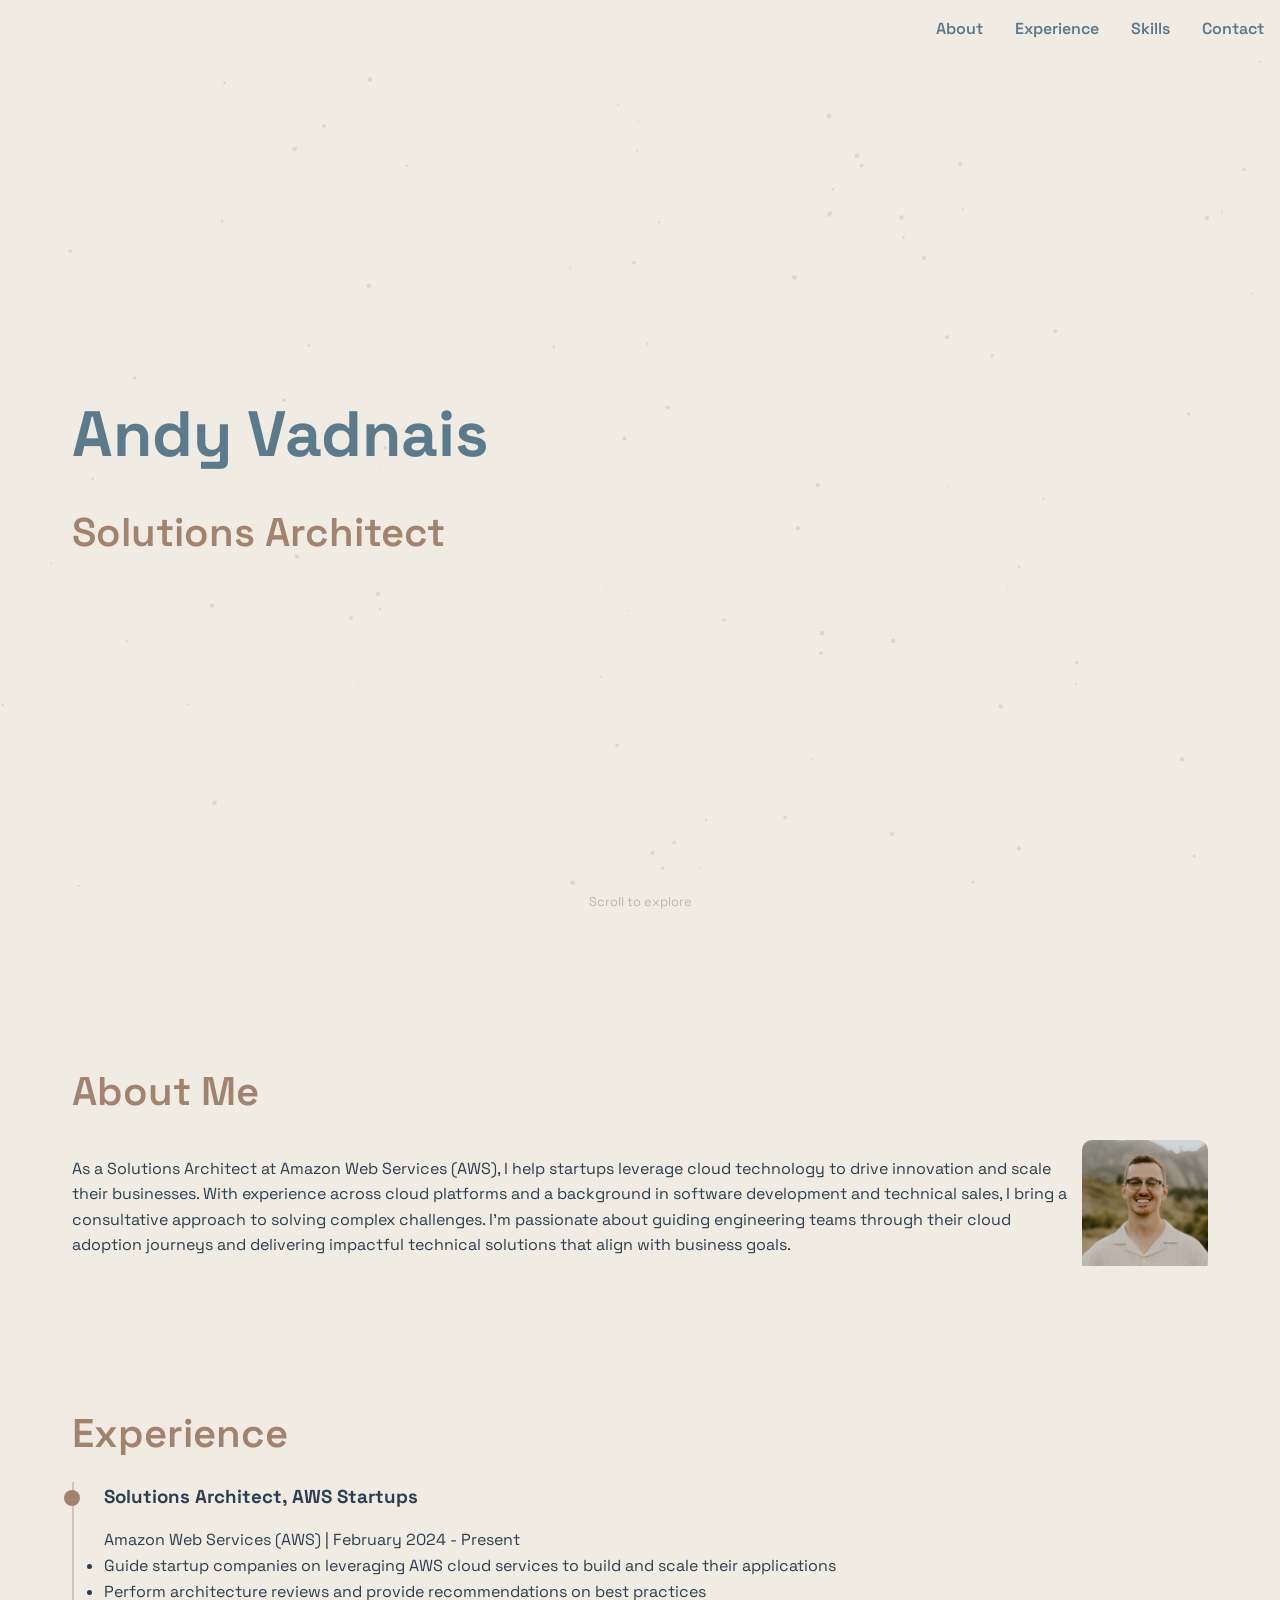
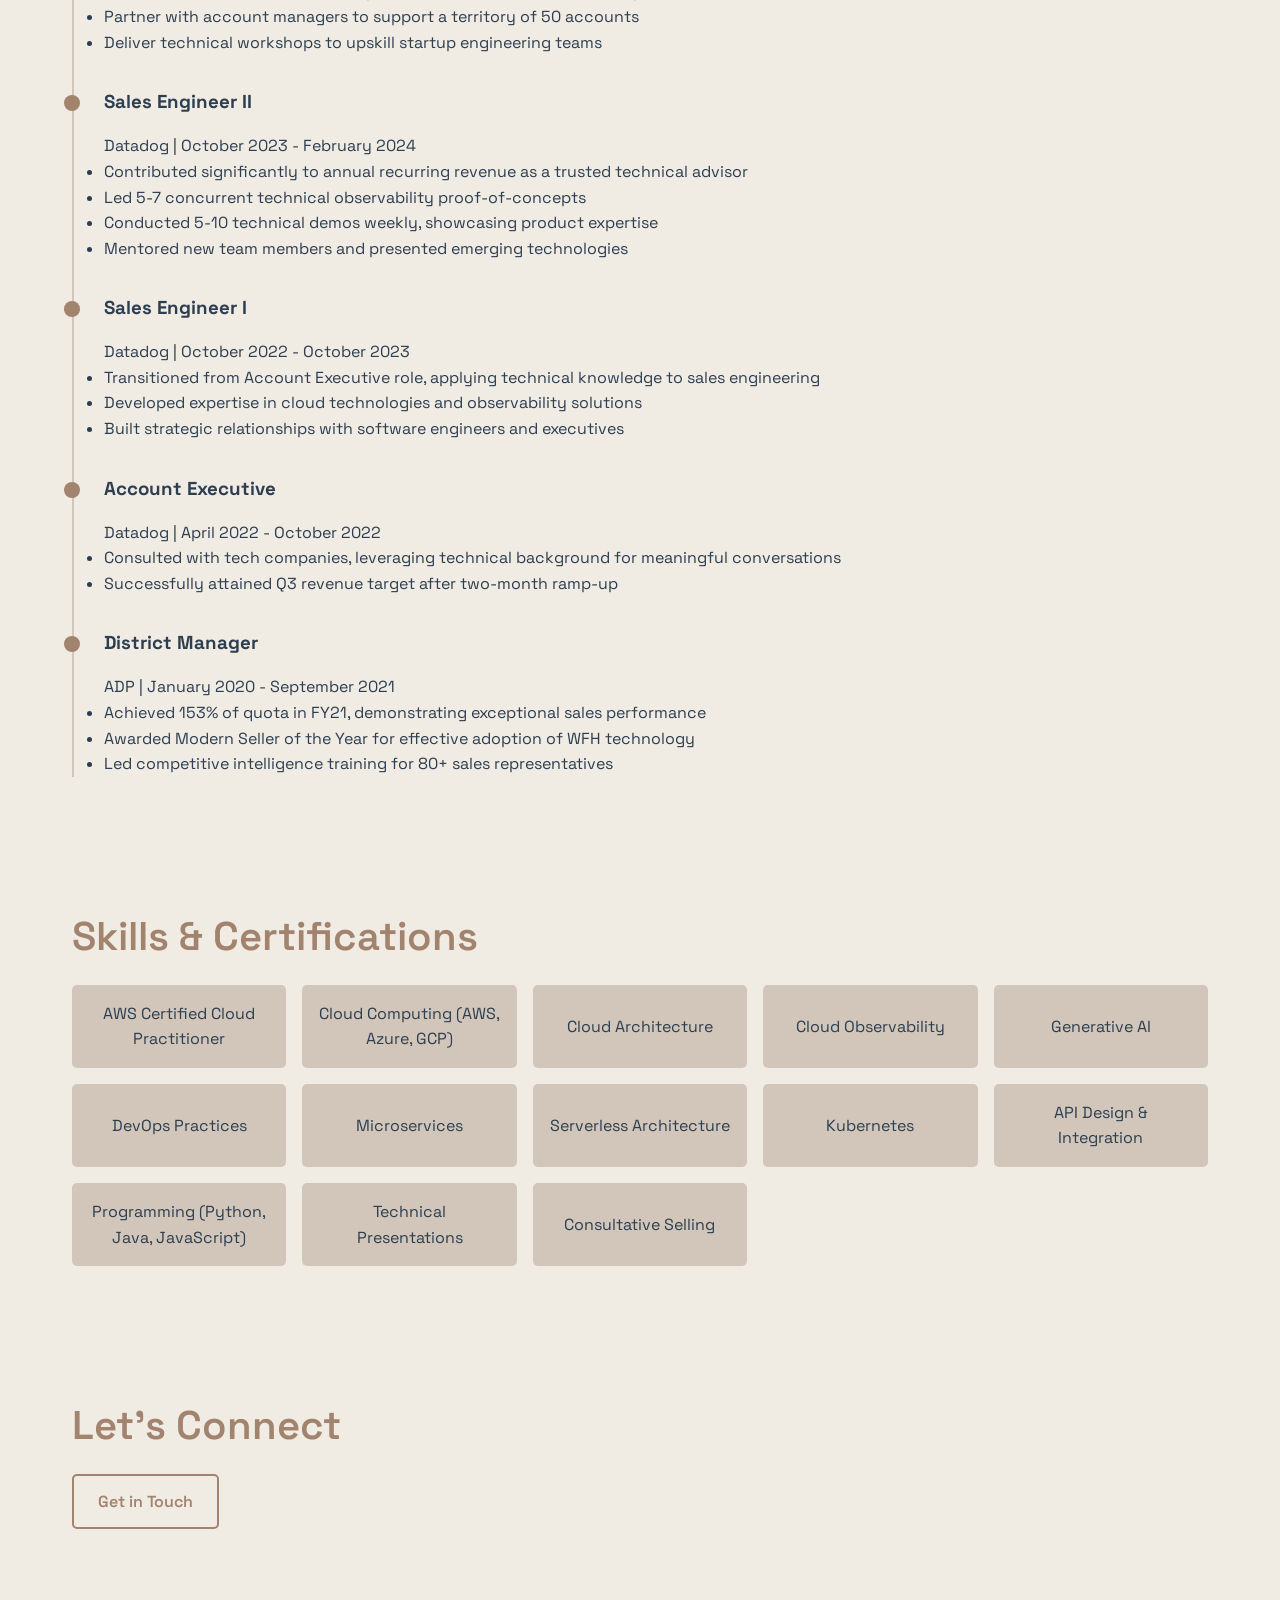
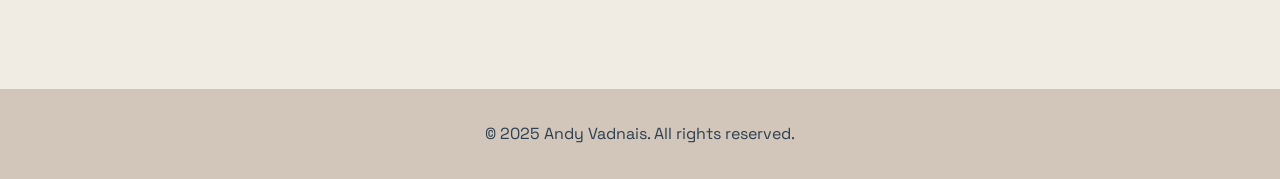
<file: index.html>
<!DOCTYPE html>
<html lang="en">
<head>
    <meta charset="UTF-8">
    <meta name="viewport" content="width=device-width, initial-scale=1.0">
    <title>Andy Vadnais - AWS Solutions Architect</title>
    <link rel="stylesheet" href="styles.css">
    <script src="https://cdnjs.cloudflare.com/ajax/libs/gsap/3.9.1/gsap.min.js"></script>
</head>
<body>
    <canvas id="background"></canvas>
    <header>
        <nav>
            <ul>
                <li><a href="#about">About</a></li>
                <li><a href="#experience">Experience</a></li>
                <li><a href="#skills">Skills</a></li>
                <li><a href="#contact">Contact</a></li>
            </ul>
        </nav>
    </header>

    <main>
        <section id="hero">
            <h1 class="fade-in">Andy Vadnais</h1>
            <h2>Solutions Architect</h2>
            <div class="scroll-indicator">Scroll to explore</div>
        </section>

        <section id="about">
            <h2>About Me</h2>
            <div class="content-wrapper">
                <p>As a Solutions Architect at Amazon Web Services (AWS), I help startups leverage cloud technology to drive innovation and scale their businesses. With experience across cloud platforms and a background in software development and technical sales, I bring a consultative approach to solving complex challenges. I'm passionate about guiding engineering teams through their cloud adoption journeys and delivering impactful technical solutions that align with business goals.</p>
                <div class="image-container">
                    <img src="headshot.jpg" alt="Andy Vadnais">
                </div>
            </div>
        </section>
        
        <section id="experience">
            <h2>Experience</h2>
            <div class="timeline">
                <div class="timeline-item">
                    <h3>Solutions Architect, AWS Startups</h3>
                    <p>Amazon Web Services (AWS) | February 2024 - Present</p>
                    <ul>
                        <li>Guide startup companies on leveraging AWS cloud services to build and scale their applications</li>
                        <li>Perform architecture reviews and provide recommendations on best practices</li>
                        <li>Partner with account managers to support a territory of 50 accounts</li>
                        <li>Deliver technical workshops to upskill startup engineering teams</li>
                    </ul>
                </div>
                <div class="timeline-item">
                    <h3>Sales Engineer II</h3>
                    <p>Datadog | October 2023 - February 2024</p>
                    <ul>
                        <li>Contributed significantly to annual recurring revenue as a trusted technical advisor</li>
                        <li>Led 5-7 concurrent technical observability proof-of-concepts</li>
                        <li>Conducted 5-10 technical demos weekly, showcasing product expertise</li>
                        <li>Mentored new team members and presented emerging technologies</li>
                    </ul>
                </div>
                <div class="timeline-item">
                    <h3>Sales Engineer I</h3>
                    <p>Datadog | October 2022 - October 2023</p>
                    <ul>
                        <li>Transitioned from Account Executive role, applying technical knowledge to sales engineering</li>
                        <li>Developed expertise in cloud technologies and observability solutions</li>
                        <li>Built strategic relationships with software engineers and executives</li>
                    </ul>
                </div>
                <div class="timeline-item">
                    <h3>Account Executive</h3>
                    <p>Datadog | April 2022 - October 2022</p>
                    <ul>
                        <li>Consulted with tech companies, leveraging technical background for meaningful conversations</li>
                        <li>Successfully attained Q3 revenue target after two-month ramp-up</li>
                    </ul>
                </div>
                <div class="timeline-item">
                    <h3>District Manager</h3>
                    <p>ADP | January 2020 - September 2021</p>
                    <ul>
                        <li>Achieved 153% of quota in FY21, demonstrating exceptional sales performance</li>
                        <li>Awarded Modern Seller of the Year for effective adoption of WFH technology</li>
                        <li>Led competitive intelligence training for 80+ sales representatives</li>
                    </ul>
                </div>
            </div>
        </section>
        

        <section id="skills">
            <h2>Skills & Certifications</h2>
            <div class="skills-grid">
                <div class="skill-item">AWS Certified Cloud Practitioner</div>
                <div class="skill-item">Cloud Computing (AWS, Azure, GCP)</div>
                <div class="skill-item">Cloud Architecture</div>
                <div class="skill-item">Cloud Observability</div>
                <div class="skill-item">Generative AI</div>
                <div class="skill-item">DevOps Practices</div>
                <div class="skill-item">Microservices</div>
                <div class="skill-item">Serverless Architecture</div>
                <div class="skill-item">Kubernetes</div>
                <div class="skill-item">API Design & Integration</div>
                <div class="skill-item">Programming (Python, Java, JavaScript)</div>
                <div class="skill-item">Technical Presentations</div>
                <div class="skill-item">Consultative Selling</div>
            </div>
        </section>
        

        <section id="contact">
            <h2>Let's Connect</h2>
            <a href="https://linkedin.com/in/andrewvadnais" class="cta-button" target="_blank">Get in Touch</a>
        </section>
    </main>

    <footer>
        <p>&copy; 2025 Andy Vadnais. All rights reserved.</p>
    </footer>

    <script src="script.js"></script>
</body>
</html>
</file>
<file: styles.css>
@import url('https://fonts.googleapis.com/css2?family=Space+Grotesk:wght@300;400;600;700&display=swap');

:root {
    --primary-color: #5B7A8C;
    --secondary-color: #D1C6B9;
    --text-color: #2C3E50;
    --background-color: #F0EBE3;
    --accent-color: #A2836E;
}

* {
    margin: 0;
    padding: 0;
    box-sizing: border-box;
}

body {
    font-family: 'Space Grotesk', sans-serif;
    line-height: 1.6;
    color: var(--text-color);
    background-color: var(--background-color);
}

canvas#background {
    position: fixed;
    top: 0;
    left: 0;
    width: 100%;
    height: 100%;
    z-index: -1;
}

header {
    position: fixed;
    top: 0;
    left: 0;
    right: 0;
    padding: 1rem;
    z-index: 1000;
    background-color: rgba(240, 235, 227, 0.9);
}

nav ul {
    display: flex;
    justify-content: flex-end;
    list-style-type: none;
}

nav ul li {
    margin-left: 2rem;
}

nav ul li a {
    text-decoration: none;
    color: var(--primary-color);
    font-weight: 600;
    transition: color 0.3s ease;
}

nav ul li a:hover {
    color: var(--accent-color);
}

main {
    max-width: 1200px;
    margin: 0 auto;
    padding: 2rem;
}

section {
    margin-bottom: 8rem;
    position: relative;
}

h1, h2, h3 {
    margin-bottom: 1rem;
}

h1 {
    font-size: 4rem;
    font-weight: 700;
    color: var(--primary-color);
}

h2 {
    font-size: 2.5rem;
    font-weight: 600;
    color: var(--accent-color);
}

#hero {
    height: 100vh;
    display: flex;
    flex-direction: column;
    justify-content: center;
    align-items: flex-start;
}

.fade-in {
    opacity: 0;
    transform: translateY(20px);
    transition: opacity 0.5s ease, transform 0.5s ease;
}

.scroll-indicator {
    position: absolute;
    bottom: 2rem;
    left: 50%;
    transform: translateX(-50%);
    font-size: 0.8rem;
    opacity: 0.7;
}

.content-wrapper {
    display: flex;
    justify-content: space-between;
    align-items: center;
}

.image-container {
    width: 40%;
    overflow: hidden;
    border-radius: 10px;
}

.image-container img {
    width: 100%;
    height: auto;
    transition: transform 0.3s ease;
}

.image-container:hover img {
    transform: scale(1.1);
}

.timeline {
    position: relative;
    padding-left: 2rem;
}

.timeline::before {
    content: '';
    position: absolute;
    left: 0;
    top: 0;
    bottom: 0;
    width: 2px;
    background-color: var(--secondary-color);
}

.timeline-item {
    margin-bottom: 2rem;
    position: relative;
}

.timeline-item::before {
    content: '';
    position: absolute;
    left: -2.5rem;
    top: 0.5rem;
    width: 1rem;
    height: 1rem;
    border-radius: 50%;
    background-color: var(--accent-color);
}

.skills-grid {
    display: grid;
    grid-template-columns: repeat(auto-fit, minmax(200px, 1fr));
    gap: 1rem;
}

.skill-item {
    background-color: var(--secondary-color);
    padding: 1rem;
    border-radius: 5px;
    text-align: center;
    transition: transform 0.3s ease;
    display: flex;
    align-items: center;
    justify-content: center;
    min-height: 80px; /* Adjust this value as needed */
}

.skill-item:hover {
    transform: translateY(-5px);
}

.cta-button {
    display: inline-block;
    background-color: transparent;
    color: var(--accent-color);
    padding: 0.8rem 1.5rem;
    text-decoration: none;
    border: 2px solid var(--accent-color);
    border-radius: 5px;
    font-weight: 600;
    transition: background-color 0.3s ease, color 0.3s ease;
}

.cta-button:hover {
    background-color: var(--accent-color);
    color: var(--background-color);
}

footer {
    text-align: center;
    padding: 2rem;
    background-color: var(--secondary-color);
}

@media (max-width: 768px) {
    h1 {
        font-size: 3rem;
    }

    h2 {
        font-size: 2rem;
    }

    .content-wrapper {
        flex-direction: column;
    }

    .image-container {
        width: 100%;
        margin-top: 2rem;
    }
}
</file>
